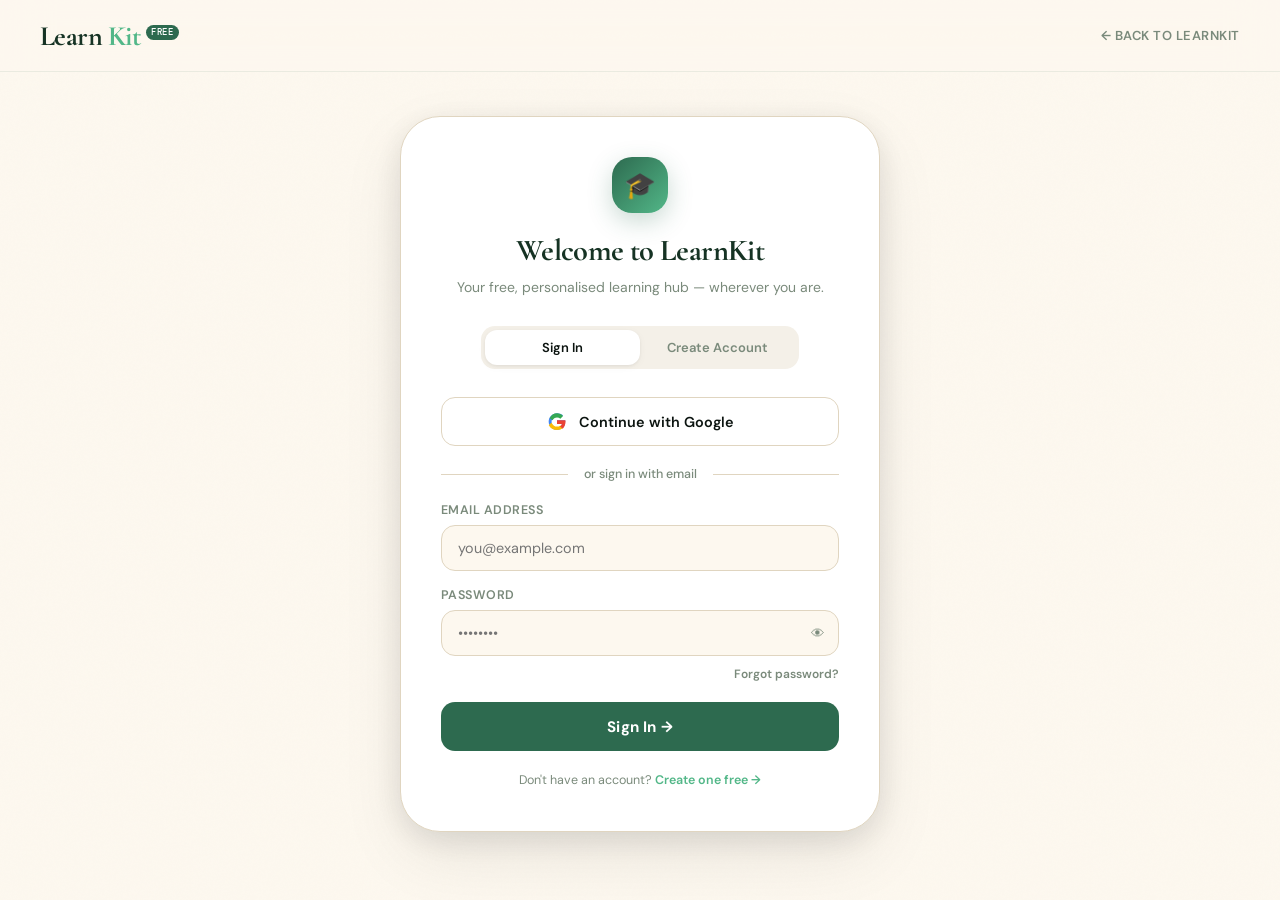
<file: learnkit-auth.html>
<!DOCTYPE html>
<html lang="en">
<head>
<meta charset="UTF-8"/>
<meta name="viewport" content="width=device-width, initial-scale=1.0"/>
<title>LearnKit — Account</title>
<meta name="theme-color" content="#163324"/>
<link rel="preconnect" href="https://fonts.googleapis.com"/>
<link rel="preconnect" href="https://fonts.gstatic.com" crossorigin/>
<link href="https://fonts.googleapis.com/css2?family=Cormorant+Garamond:ital,wght@0,400;0,600;0,700;1,400;1,600&family=DM+Sans:wght@300;400;500;600;700&family=DM+Mono:wght@400;500&display=swap" rel="stylesheet"/>
<style>
/* ═══ LEARNKIT DESIGN TOKENS ═══ */
:root {
  --ink: #0c1410;
  --forest: #163324;
  --sage: #2d6a4f;
  --leaf: #40916c;
  --mint: #52b788;
  --mist: #cce8d8;
  --pale: #f4f0e8;
  --cream: #fdf8ef;
  --gold: #c8900a;
  --amber: #e9c46a;
  --rust: #b5451a;
  --sand: #e0d5c0;
  --snow: #ffffff;

  --radius-sm: 0.5rem;
  --radius-base: 0.875rem;
  --radius-lg: 1.25rem;
  --radius-xl: 1.875rem;
  --radius-2xl: 2.5rem;
  --radius-pill: 999px;

  --shadow-card: 0 1px 3px rgba(12,20,16,.06), 0 2px 8px rgba(12,20,16,.04);
  --shadow-float: 0 4px 16px rgba(12,20,16,.08), 0 8px 32px rgba(12,20,16,.06);
  --shadow-modal: 0 8px 32px rgba(12,20,16,.1), 0 24px 64px rgba(12,20,16,.08);

  --ease-bounce: cubic-bezier(0.34,1.56,0.64,1);
  --ease-smooth: cubic-bezier(0.16,1,0.3,1);

  --font-display: 'Cormorant Garamond', Georgia, serif;
  --font-body: 'DM Sans', system-ui, sans-serif;
  --font-mono: 'DM Mono', monospace;

  /* Accent overrides per theme */
  --accent: var(--mint);
  --accent-deep: var(--sage);
  --page-bg: var(--cream);
  --card-bg: var(--snow);
  --border: var(--sand);
  --sub-text: #7a8a7b;
}

/* ═══ THEMES ═══ */
[data-theme="dark"] {
  --ink: #e8ede9; --forest: #c4ddd0; --sage: #74c89a; --leaf: #52b788;
  --mint: #80d4aa; --mist: #1e3e2a; --pale: #111a14; --cream: #0d1510;
  --gold: #e0b44e; --sand: #2a3d30; --snow: #1a2e22;
  --page-bg: #0d1510; --card-bg: #111a14; --border: #2a3d30; --sub-text: #8aaa90;
}
[data-theme="ocean"] {
  --accent: #38bdf8; --accent-deep: #0369a1;
  --page-bg: #f0f9ff; --card-bg: #ffffff; --border: #bae6fd; --sub-text: #64748b;
}
[data-theme="ocean"][data-mode="dark"] {
  --page-bg: #050f1a; --card-bg: #0a1f33; --border: #0c3050; --ink: #e0f2fe; --sub-text: #7dd3fc;
}
[data-theme="violet"] {
  --accent: #a78bfa; --accent-deep: #7c3aed;
  --page-bg: #faf5ff; --card-bg: #ffffff; --border: #e9d5ff; --sub-text: #7c3aed;
}
[data-theme="violet"][data-mode="dark"] {
  --page-bg: #0d0a1a; --card-bg: #1a1430; --border: #2a1f50; --ink: #ede9fe; --sub-text: #c4b5fd;
}
[data-theme="sunset"] {
  --accent: #fb923c; --accent-deep: #ea580c;
  --page-bg: #fff7ed; --card-bg: #ffffff; --border: #fed7aa; --sub-text: #9a3412;
}
[data-theme="sunset"][data-mode="dark"] {
  --page-bg: #1a0a05; --card-bg: #2d1208; --border: #3d1a08; --ink: #fff1e6; --sub-text: #fdba74;
}
[data-theme="rose"] {
  --accent: #fb7185; --accent-deep: #e11d48;
  --page-bg: #fff1f2; --card-bg: #ffffff; --border: #fecdd3; --sub-text: #9f1239;
}
[data-theme="rose"][data-mode="dark"] {
  --page-bg: #1a080e; --card-bg: #2d0d18; --border: #3d1020; --ink: #ffe4e6; --sub-text: #fda4af;
}
[data-theme="amber"] {
  --accent: #fbbf24; --accent-deep: #d97706;
  --page-bg: #fffbeb; --card-bg: #ffffff; --border: #fde68a; --sub-text: #92400e;
}
[data-theme="amber"][data-mode="dark"] {
  --page-bg: #0f0c02; --card-bg: #1f1804; --border: #2e2306; --ink: #fef3c7; --sub-text: #fde68a;
}

*, *::before, *::after { box-sizing: border-box; margin: 0; padding: 0; }
html { scroll-behavior: smooth; font-size: 16px; }
body {
  font-family: var(--font-body);
  background: var(--page-bg);
  color: var(--ink);
  min-height: 100vh;
  overflow-x: hidden;
  -webkit-font-smoothing: antialiased;
  transition: background 0.35s, color 0.35s;
}

/* Grain overlay */
body::before {
  content: '';
  position: fixed; inset: 0;
  background-image: url("data:image/svg+xml,%3Csvg viewBox='0 0 512 512' xmlns='http://www.w3.org/2000/svg'%3E%3Cfilter id='g'%3E%3CfeTurbulence type='fractalNoise' baseFrequency='0.75' numOctaves='4' stitchTiles='stitch'/%3E%3C/filter%3E%3Crect width='100%25' height='100%25' filter='url(%23g)' opacity='0.035'/%3E%3C/svg%3E");
  pointer-events: none; z-index: 0; opacity: .45;
}

img { display: block; max-width: 100%; }
a { color: inherit; text-decoration: none; }
button { font-family: inherit; cursor: pointer; border: none; background: none; }
input, select, textarea { font-family: inherit; }

:focus-visible { outline: 2px solid var(--accent); outline-offset: 3px; border-radius: var(--radius-sm); }
::-webkit-scrollbar { width: 5px; }
::-webkit-scrollbar-track { background: transparent; }
::-webkit-scrollbar-thumb { background: var(--mist); border-radius: 4px; }

/* ═══ NAV ═══ */
nav {
  position: fixed; top: 0; left: 0; right: 0; height: 72px; z-index: 500;
  display: flex; align-items: center; justify-content: space-between;
  padding: 0 2.5rem;
  background: rgba(253,248,239,0.88);
  backdrop-filter: blur(24px) saturate(180%);
  border-bottom: 1px solid rgba(45,106,79,0.09);
  transition: background 0.35s;
}
[data-mode="dark"] nav { background: rgba(13,21,16,0.92); }
.nav-logo {
  font-family: var(--font-display);
  font-size: 1.75rem; font-weight: 700;
  color: var(--forest);
  letter-spacing: -0.02em;
  display: flex; align-items: center; gap: .35rem;
}
.nav-logo-mark { color: var(--accent); transition: color 0.35s; }
.nav-logo-sup {
  font-size: .55rem; font-family: var(--font-mono); font-weight: 500;
  background: var(--accent-deep, var(--sage)); color: white;
  padding: .1rem .35rem; border-radius: var(--radius-sm);
  letter-spacing: .05em; text-transform: uppercase;
  align-self: flex-start; margin-top: .4rem;
  transition: background 0.35s;
}
.nav-right { display: flex; align-items: center; gap: 1rem; }
.nav-back-link {
  font-size: .8125rem; font-weight: 600; color: var(--sub-text);
  letter-spacing: .04em; text-transform: uppercase;
  display: flex; align-items: center; gap: .4rem;
  transition: color .2s;
}
.nav-back-link:hover { color: var(--accent); }

/* ═══ PAGE WRAPPER ═══ */
.page-wrap {
  min-height: 100vh;
  display: grid;
  place-items: center;
  padding: 7rem 1.5rem 4rem;
  position: relative; z-index: 1;
}

/* ═══ AUTH CARD ═══ */
.auth-card {
  width: 100%; max-width: 480px;
  background: var(--card-bg);
  border: 1.5px solid var(--border);
  border-radius: var(--radius-2xl);
  box-shadow: var(--shadow-modal);
  overflow: hidden;
  animation: slideUp 0.5s var(--ease-bounce) both;
  transition: background 0.35s, border-color 0.35s;
}
@keyframes slideUp {
  from { opacity: 0; transform: translateY(24px); }
  to   { opacity: 1; transform: translateY(0); }
}

.auth-header {
  padding: 2.5rem 2.5rem 0;
  text-align: center;
}
.auth-logo-wrap {
  width: 56px; height: 56px;
  background: linear-gradient(135deg, var(--accent-deep, var(--sage)), var(--accent));
  border-radius: var(--radius-lg);
  display: flex; align-items: center; justify-content: center;
  font-size: 1.6rem;
  margin: 0 auto 1.25rem;
  box-shadow: 0 8px 24px rgba(45,106,79,.25);
  transition: background 0.35s;
}
.auth-title {
  font-family: var(--font-display);
  font-size: 1.9rem; font-weight: 700;
  color: var(--forest);
  letter-spacing: -0.02em;
  line-height: 1.2;
  transition: color 0.35s;
}
.auth-sub {
  font-size: .875rem; color: var(--sub-text);
  margin-top: .5rem; line-height: 1.5;
}
.auth-tab-row {
  display: flex; gap: 0;
  margin: 1.75rem 2.5rem 0;
  border-radius: var(--radius-base);
  background: var(--pale, #f4f0e8);
  padding: 4px;
  transition: background 0.35s;
}
[data-mode="dark"] .auth-tab-row { background: var(--mist); }
.auth-tab {
  flex: 1; padding: .55rem 1rem;
  border-radius: calc(var(--radius-base) - 2px);
  font-size: .8125rem; font-weight: 600;
  color: var(--sub-text);
  transition: all .25s var(--ease-smooth);
  text-align: center;
}
.auth-tab.active {
  background: var(--card-bg);
  color: var(--ink);
  box-shadow: var(--shadow-card);
}

.auth-body { padding: 1.75rem 2.5rem 2.5rem; }

/* Google button */
.btn-google {
  width: 100%;
  display: flex; align-items: center; justify-content: center; gap: .75rem;
  padding: .85rem 1.5rem;
  border: 1.5px solid var(--border);
  border-radius: var(--radius-base);
  background: var(--card-bg);
  color: var(--ink);
  font-size: .9rem; font-weight: 600;
  transition: all .2s;
  position: relative; overflow: hidden;
}
.btn-google:hover {
  border-color: var(--accent);
  box-shadow: 0 0 0 3px rgba(82,183,136,.12);
  transform: translateY(-1px);
}
.btn-google svg { flex-shrink: 0; }

.divider {
  display: flex; align-items: center; gap: 1rem;
  margin: 1.25rem 0;
  color: var(--sub-text); font-size: .78rem; font-weight: 500;
}
.divider::before, .divider::after {
  content: ''; flex: 1; height: 1px; background: var(--border);
}

/* Form */
.field { margin-bottom: 1rem; }
.field label {
  display: block;
  font-size: .78rem; font-weight: 600;
  color: var(--sub-text); letter-spacing: .04em; text-transform: uppercase;
  margin-bottom: .45rem;
}
.field input {
  width: 100%; padding: .8rem 1rem;
  border: 1.5px solid var(--border);
  border-radius: var(--radius-base);
  background: var(--page-bg);
  color: var(--ink);
  font-size: .9rem;
  transition: border-color .2s, box-shadow .2s, background 0.35s;
}
.field input:focus {
  outline: none;
  border-color: var(--accent);
  box-shadow: 0 0 0 3px rgba(82,183,136,.12);
}
.field-row { display: grid; grid-template-columns: 1fr 1fr; gap: .75rem; }

.pw-wrap { position: relative; }
.pw-wrap input { padding-right: 3rem; }
.pw-toggle {
  position: absolute; right: .9rem; top: 50%; transform: translateY(-50%);
  font-size: .85rem; color: var(--sub-text);
  transition: color .2s;
}
.pw-toggle:hover { color: var(--accent); }

.btn-primary {
  width: 100%; padding: .9rem 1.5rem;
  background: var(--accent-deep, var(--sage));
  color: white;
  font-size: .95rem; font-weight: 700;
  border-radius: var(--radius-base);
  transition: all .2s;
  letter-spacing: .01em;
  margin-top: .5rem;
}
.btn-primary:hover {
  background: var(--forest);
  transform: translateY(-1px);
  box-shadow: 0 8px 24px rgba(22,51,36,.25);
}
.btn-primary:active { transform: translateY(0); }

.auth-footer-note {
  text-align: center; font-size: .78rem; color: var(--sub-text);
  margin-top: 1.25rem; line-height: 1.6;
}
.auth-footer-note a { color: var(--accent); font-weight: 600; }
.auth-footer-note a:hover { text-decoration: underline; }

/* Forgot password link */
.forgot-link {
  font-size: .75rem; color: var(--sub-text); font-weight: 600;
  display: block; text-align: right; margin-top: -.35rem; margin-bottom: .75rem;
  transition: color .2s;
}
.forgot-link:hover { color: var(--accent); }

/* ═══ PROFILE PAGE ═══ */
.profile-wrap {
  width: 100%; max-width: 860px;
  animation: slideUp 0.5s var(--ease-bounce) both;
}

.profile-hero {
  background: linear-gradient(135deg, var(--accent-deep, var(--sage)) 0%, var(--accent) 100%);
  border-radius: var(--radius-2xl);
  padding: 2.5rem;
  display: flex; align-items: center; gap: 2rem;
  margin-bottom: 1.5rem;
  position: relative; overflow: hidden;
  transition: background 0.35s;
}
.profile-hero::before {
  content: '';
  position: absolute; inset: 0;
  background-image: url("data:image/svg+xml,%3Csvg viewBox='0 0 200 200' xmlns='http://www.w3.org/2000/svg'%3E%3Cpath d='M44,-55.8C56.2,-45.6,63.7,-29.4,66.5,-12.5C69.3,4.4,67.4,22,59,35.1C50.6,48.2,35.8,56.8,19.8,61.3C3.8,65.8,-13.3,66.2,-27.9,59.8C-42.5,53.4,-54.7,40.3,-61.5,24.5C-68.3,8.7,-69.8,-9.8,-63.6,-25.4C-57.4,-41,-43.5,-53.8,-28.9,-63C-14.3,-72.2,1.1,-77.8,15.7,-73.2C30.3,-68.6,31.8,-66,44,-55.8Z' transform='translate(100 100)' fill='rgba(255,255,255,0.07)'/%3E%3C/svg%3E");
  background-size: 350px;
  background-position: right -50px top -50px;
  background-repeat: no-repeat;
  pointer-events: none;
}
.avatar-area { position: relative; flex-shrink: 0; }
.avatar-main {
  width: 88px; height: 88px;
  border-radius: 50%;
  background: rgba(255,255,255,0.25);
  display: flex; align-items: center; justify-content: center;
  font-size: 2.4rem;
  border: 3px solid rgba(255,255,255,0.5);
  overflow: hidden;
  backdrop-filter: blur(8px);
  cursor: pointer;
  transition: transform .2s, box-shadow .2s;
  position: relative;
}
.avatar-main:hover { transform: scale(1.05); box-shadow: 0 8px 24px rgba(0,0,0,.2); }
.avatar-edit-badge {
  position: absolute; bottom: 2px; right: 2px;
  width: 24px; height: 24px;
  background: white; border-radius: 50%;
  display: flex; align-items: center; justify-content: center;
  font-size: .65rem;
  box-shadow: 0 2px 8px rgba(0,0,0,.15);
}
.profile-hero-info { flex: 1; color: white; }
.profile-hero-name {
  font-family: var(--font-display);
  font-size: 2rem; font-weight: 700;
  letter-spacing: -0.02em; line-height: 1.2;
}
.profile-hero-handle {
  font-family: var(--font-mono);
  font-size: .78rem; opacity: .75;
  margin-top: .2rem;
}
.profile-hero-badges { display: flex; gap: .5rem; flex-wrap: wrap; margin-top: .85rem; }
.badge {
  padding: .25rem .7rem;
  background: rgba(255,255,255,0.2);
  border: 1px solid rgba(255,255,255,0.3);
  border-radius: var(--radius-pill);
  font-size: .7rem; font-weight: 700;
  color: white; backdrop-filter: blur(4px);
}
.profile-hero-actions { display: flex; flex-direction: column; gap: .5rem; }
.btn-hero-action {
  padding: .65rem 1.4rem;
  border: 2px solid rgba(255,255,255,0.6);
  border-radius: var(--radius-base);
  color: white; font-size: .82rem; font-weight: 700;
  transition: all .2s;
  white-space: nowrap;
  backdrop-filter: blur(4px);
}
.btn-hero-action:hover { background: rgba(255,255,255,0.2); transform: translateX(3px); }
.btn-hero-action.solid { background: rgba(255,255,255,0.25); }

/* Grid */
.profile-grid {
  display: grid;
  grid-template-columns: 1fr 1fr;
  gap: 1.25rem;
}
.panel {
  background: var(--card-bg);
  border: 1.5px solid var(--border);
  border-radius: var(--radius-xl);
  padding: 1.75rem;
  transition: background 0.35s, border-color 0.35s;
}
.panel.full { grid-column: 1 / -1; }
.panel-title {
  font-family: var(--font-display);
  font-size: 1.1rem; font-weight: 700;
  color: var(--forest);
  margin-bottom: 1.25rem;
  display: flex; align-items: center; gap: .5rem;
  transition: color 0.35s;
}
.panel-title span { font-size: 1rem; }

/* Inputs inside panel */
.edit-field { margin-bottom: .9rem; }
.edit-field label {
  display: block;
  font-size: .72rem; font-weight: 700;
  color: var(--sub-text); letter-spacing: .06em; text-transform: uppercase;
  margin-bottom: .35rem;
}
.edit-field input,
.edit-field select,
.edit-field textarea {
  width: 100%; padding: .7rem .9rem;
  border: 1.5px solid var(--border);
  border-radius: var(--radius-base);
  background: var(--page-bg);
  color: var(--ink);
  font-size: .875rem;
  transition: border-color .2s, box-shadow .2s, background 0.35s;
  resize: none;
}
.edit-field input:focus,
.edit-field select:focus,
.edit-field textarea:focus {
  outline: none;
  border-color: var(--accent);
  box-shadow: 0 0 0 3px rgba(82,183,136,.1);
}
.edit-row { display: grid; grid-template-columns: 1fr 1fr; gap: .75rem; }

/* Theme picker */
.theme-grid {
  display: grid; grid-template-columns: repeat(4, 1fr); gap: .6rem;
  margin-top: .5rem;
}
.theme-swatch {
  aspect-ratio: 1;
  border-radius: var(--radius-base);
  border: 2.5px solid transparent;
  cursor: pointer;
  position: relative;
  transition: transform .2s, border-color .2s;
  overflow: hidden;
}
.theme-swatch:hover { transform: scale(1.08); }
.theme-swatch.active { border-color: var(--accent); box-shadow: 0 0 0 3px rgba(82,183,136,.2); }
.theme-swatch.active::after {
  content: '✓';
  position: absolute; inset: 0;
  display: flex; align-items: center; justify-content: center;
  font-size: .9rem; font-weight: 900; color: white;
  background: rgba(0,0,0,.25);
  border-radius: calc(var(--radius-base) - 2px);
}
.swatch-label {
  font-size: .65rem; font-weight: 700;
  color: var(--sub-text); text-align: center;
  margin-top: .35rem;
  letter-spacing: .04em; text-transform: uppercase;
}

/* Dark mode toggle */
.toggle-row {
  display: flex; align-items: center; justify-content: space-between;
  padding: .75rem 0;
  border-bottom: 1px solid var(--border);
}
.toggle-row:last-child { border-bottom: none; }
.toggle-label { font-size: .875rem; font-weight: 600; color: var(--ink); }
.toggle-sub  { font-size: .72rem; color: var(--sub-text); margin-top: .15rem; }
.toggle-switch {
  width: 46px; height: 26px;
  border-radius: var(--radius-pill);
  background: var(--border);
  position: relative; cursor: pointer;
  transition: background .25s;
  flex-shrink: 0;
}
.toggle-switch.on { background: var(--accent); }
.toggle-switch::after {
  content: '';
  position: absolute; top: 3px; left: 3px;
  width: 20px; height: 20px;
  border-radius: 50%; background: white;
  box-shadow: 0 1px 4px rgba(0,0,0,.2);
  transition: transform .25s var(--ease-bounce);
}
.toggle-switch.on::after { transform: translateX(20px); }

/* Font picker */
.font-options { display: flex; flex-direction: column; gap: .5rem; margin-top: .5rem; }
.font-opt {
  display: flex; align-items: center; gap: .75rem;
  padding: .7rem .9rem;
  border: 1.5px solid var(--border);
  border-radius: var(--radius-base);
  cursor: pointer; transition: all .2s;
}
.font-opt:hover { border-color: var(--accent); }
.font-opt.active { border-color: var(--accent); background: var(--mist); }
.font-opt-check {
  width: 18px; height: 18px;
  border-radius: 50%;
  border: 2px solid var(--border);
  flex-shrink: 0;
  display: flex; align-items: center; justify-content: center;
  font-size: .6rem; transition: all .2s;
}
.font-opt.active .font-opt-check { background: var(--accent); border-color: var(--accent); color: white; }
.font-preview { font-size: .95rem; font-weight: 600; line-height: 1; }
.font-preview.serif { font-family: 'Cormorant Garamond', Georgia, serif; }
.font-preview.sans { font-family: 'DM Sans', system-ui, sans-serif; }
.font-preview.mono { font-family: 'DM Mono', monospace; }
.font-meta { font-size: .7rem; color: var(--sub-text); }

/* Subject chips */
.chip-grid { display: flex; flex-wrap: wrap; gap: .5rem; margin-top: .5rem; }
.subj-chip {
  padding: .4rem .9rem;
  border: 1.5px solid var(--border);
  border-radius: var(--radius-pill);
  font-size: .78rem; font-weight: 600;
  cursor: pointer; transition: all .2s;
  color: var(--ink);
}
.subj-chip:hover { border-color: var(--accent); color: var(--accent); }
.subj-chip.active { background: var(--accent); border-color: var(--accent); color: white; }

/* Accent color dots */
.accent-row { display: flex; gap: .6rem; flex-wrap: wrap; margin-top: .5rem; }
.accent-dot {
  width: 30px; height: 30px;
  border-radius: 50%; cursor: pointer;
  transition: transform .2s; border: 3px solid transparent;
  position: relative;
}
.accent-dot:hover { transform: scale(1.15); }
.accent-dot.active { border-color: var(--ink); }

/* Avatar grid */
.avatar-grid { display: grid; grid-template-columns: repeat(6, 1fr); gap: .5rem; margin-top: .5rem; }
.av-opt {
  aspect-ratio: 1; border-radius: var(--radius-base);
  display: flex; align-items: center; justify-content: center;
  font-size: 1.4rem; cursor: pointer;
  border: 2px solid var(--border);
  background: var(--pale, #f4f0e8);
  transition: all .2s;
}
.av-opt:hover { border-color: var(--accent); transform: scale(1.08); }
.av-opt.active { border-color: var(--accent); background: var(--mist); box-shadow: 0 0 0 3px rgba(82,183,136,.15); }

/* Stats row */
.stats-mini { display: grid; grid-template-columns: repeat(3, 1fr); gap: .75rem; }
.stat-mini-item {
  background: var(--pale, #f4f0e8);
  border-radius: var(--radius-base);
  padding: .9rem;
  text-align: center;
  transition: background 0.35s;
}
[data-mode="dark"] .stat-mini-item { background: var(--mist); }
.stat-mini-num {
  font-family: var(--font-display);
  font-size: 1.5rem; font-weight: 700;
  color: var(--accent);
}
.stat-mini-label { font-size: .68rem; color: var(--sub-text); margin-top: .2rem; font-weight: 600; text-transform: uppercase; letter-spacing: .04em; }

/* Save btn */
.btn-save {
  padding: .75rem 1.75rem;
  background: var(--accent-deep, var(--sage));
  color: white;
  border-radius: var(--radius-base);
  font-size: .875rem; font-weight: 700;
  transition: all .2s;
  display: flex; align-items: center; gap: .5rem;
}
.btn-save:hover { background: var(--forest); transform: translateY(-1px); box-shadow: 0 6px 20px rgba(22,51,36,.2); }
.btn-save.saved { background: var(--mint); }

.panel-footer {
  display: flex; align-items: center; justify-content: space-between;
  margin-top: 1.25rem; padding-top: 1.25rem;
  border-top: 1px solid var(--border);
}

/* Range input */
.range-wrap { display: flex; align-items: center; gap: .75rem; }
.range-wrap input[type=range] {
  flex: 1; appearance: none;
  height: 4px; border-radius: 2px;
  background: var(--border);
  outline: none; cursor: pointer;
}
.range-wrap input[type=range]::-webkit-slider-thumb {
  appearance: none;
  width: 16px; height: 16px;
  border-radius: 50%;
  background: var(--accent);
  box-shadow: 0 2px 6px rgba(0,0,0,.15);
  transition: transform .15s;
}
.range-wrap input[type=range]::-webkit-slider-thumb:hover { transform: scale(1.25); }
.range-val { font-family: var(--font-mono); font-size: .78rem; color: var(--accent); min-width: 2rem; text-align: center; }

/* Notification */
.notif {
  position: fixed; bottom: 2rem; right: 2rem;
  background: var(--forest);
  color: white;
  padding: .9rem 1.4rem;
  border-radius: var(--radius-lg);
  font-size: .875rem; font-weight: 600;
  display: flex; align-items: center; gap: .6rem;
  box-shadow: 0 8px 32px rgba(22,51,36,.3);
  z-index: 1000;
  transform: translateY(80px); opacity: 0;
  transition: all .35s var(--ease-bounce);
  pointer-events: none;
}
.notif.show { transform: translateY(0); opacity: 1; }

/* Responsive */
@media (max-width: 700px) {
  .profile-hero { flex-direction: column; text-align: center; gap: 1rem; }
  .profile-hero-actions { flex-direction: row; justify-content: center; }
  .profile-grid { grid-template-columns: 1fr; }
  .panel.full { grid-column: 1; }
  .theme-grid { grid-template-columns: repeat(4, 1fr); }
  .avatar-grid { grid-template-columns: repeat(4, 1fr); }
  nav { padding: 0 1.25rem; }
  .auth-body { padding: 1.5rem; }
  .auth-header { padding: 2rem 1.5rem 0; }
  .auth-tab-row { margin: 1.5rem 1.5rem 0; }
  .edit-row { grid-template-columns: 1fr; }
}
</style>
</head>
<body data-mode="light" data-theme="forest">

<!-- NOTIFICATION TOAST -->
<div class="notif" id="notif">✓ <span id="notif-msg">Changes saved!</span></div>

<!-- NAV -->
<nav>
  <a href="/" class="nav-logo">
    Learn<span class="nav-logo-mark" id="logo-mark">Kit</span>
    <span class="nav-logo-sup">Free</span>
  </a>
  <div class="nav-right">
    <a href="/" class="nav-back-link">← Back to LearnKit</a>
  </div>
</nav>

<!-- ═══ AUTH VIEW ═══ -->
<div class="page-wrap" id="auth-view">
  <div class="auth-card">
    <div class="auth-header">
      <div class="auth-logo-wrap" id="auth-logo-icon">🎓</div>
      <h1 class="auth-title">Welcome to LearnKit</h1>
      <p class="auth-sub">Your free, personalised learning hub — wherever you are.</p>
      <div class="auth-tab-row">
        <button class="auth-tab active" id="tab-login" onclick="switchTab('login')">Sign In</button>
        <button class="auth-tab" id="tab-signup" onclick="switchTab('signup')">Create Account</button>
      </div>
    </div>

    <!-- LOGIN BODY -->
    <div class="auth-body" id="body-login">
      <button class="btn-google" onclick="mockGoogleAuth()">
        <svg width="20" height="20" viewBox="0 0 48 48"><path fill="#4285F4" d="M44.5 20H24v8.5h11.8C34.7 33.9 30.1 37 24 37c-7.2 0-13-5.8-13-13s5.8-13 13-13c3.1 0 5.9 1.1 8.1 2.9l6.4-6.4C34.6 5.1 29.6 3 24 3 12.9 3 4 11.9 4 23s8.9 20 20 20c11 0 19.7-7.7 19.7-20 0-1.3-.2-2.7-.5-4z"/><path fill="#34A853" d="M6.3 14.7l7 5.1C15.1 16.1 19.2 13 24 13c3.1 0 5.9 1.1 8.1 2.9l6.4-6.4C34.6 5.1 29.6 3 24 3 16.3 3 9.7 7.9 6.3 14.7z"/><path fill="#FBBC05" d="M24 43c5.9 0 10.9-2 14.5-5.4l-6.7-5.5C29.9 34.1 27.1 35 24 35c-6 0-11.1-4-12.9-9.5l-7 5.4C7.8 39.1 15.3 43 24 43z"/><path fill="#EA4335" d="M44.5 20H24v8.5h11.8c-.9 2.5-2.6 4.5-4.8 5.9l6.7 5.5C42.1 36.2 44.5 30 44.5 23c0-1-.1-2-.3-3z"/></svg>
        Continue with Google
      </button>

      <div class="divider">or sign in with email</div>

      <div class="field">
        <label for="login-email">Email Address</label>
        <input type="email" id="login-email" placeholder="you@example.com" autocomplete="email"/>
      </div>
      <div class="field">
        <label for="login-pw">Password</label>
        <div class="pw-wrap">
          <input type="password" id="login-pw" placeholder="••••••••" autocomplete="current-password"/>
          <button class="pw-toggle" onclick="togglePw('login-pw', this)" aria-label="Show password">👁</button>
        </div>
      </div>
      <a href="#" class="forgot-link">Forgot password?</a>

      <button class="btn-primary" onclick="mockLogin()">Sign In →</button>

      <p class="auth-footer-note">
        Don't have an account? <a href="#" onclick="switchTab('signup'); return false;">Create one free →</a>
      </p>
    </div>

    <!-- SIGNUP BODY -->
    <div class="auth-body" id="body-signup" style="display:none">
      <button class="btn-google" onclick="mockGoogleAuth()">
        <svg width="20" height="20" viewBox="0 0 48 48"><path fill="#4285F4" d="M44.5 20H24v8.5h11.8C34.7 33.9 30.1 37 24 37c-7.2 0-13-5.8-13-13s5.8-13 13-13c3.1 0 5.9 1.1 8.1 2.9l6.4-6.4C34.6 5.1 29.6 3 24 3 12.9 3 4 11.9 4 23s8.9 20 20 20c11 0 19.7-7.7 19.7-20 0-1.3-.2-2.7-.5-4z"/><path fill="#34A853" d="M6.3 14.7l7 5.1C15.1 16.1 19.2 13 24 13c3.1 0 5.9 1.1 8.1 2.9l6.4-6.4C34.6 5.1 29.6 3 24 3 16.3 3 9.7 7.9 6.3 14.7z"/><path fill="#FBBC05" d="M24 43c5.9 0 10.9-2 14.5-5.4l-6.7-5.5C29.9 34.1 27.1 35 24 35c-6 0-11.1-4-12.9-9.5l-7 5.4C7.8 39.1 15.3 43 24 43z"/><path fill="#EA4335" d="M44.5 20H24v8.5h11.8c-.9 2.5-2.6 4.5-4.8 5.9l6.7 5.5C42.1 36.2 44.5 30 44.5 23c0-1-.1-2-.3-3z"/></svg>
        Sign up with Google
      </button>

      <div class="divider">or create with email</div>

      <div class="field-row">
        <div class="field">
          <label for="su-first">First Name</label>
          <input type="text" id="su-first" placeholder="Aisha" autocomplete="given-name"/>
        </div>
        <div class="field">
          <label for="su-last">Last Name</label>
          <input type="text" id="su-last" placeholder="Mwangi" autocomplete="family-name"/>
        </div>
      </div>
      <div class="field">
        <label for="su-email">Email Address</label>
        <input type="email" id="su-email" placeholder="you@example.com" autocomplete="email"/>
      </div>
      <div class="field">
        <label for="su-country">Country</label>
        <input type="text" id="su-country" placeholder="Kenya, Nigeria, Uganda…"/>
      </div>
      <div class="field">
        <label for="su-pw">Password</label>
        <div class="pw-wrap">
          <input type="password" id="su-pw" placeholder="Choose a strong password" autocomplete="new-password"/>
          <button class="pw-toggle" onclick="togglePw('su-pw', this)" aria-label="Show password">👁</button>
        </div>
      </div>

      <button class="btn-primary" onclick="mockSignup()">Create My Account →</button>

      <p class="auth-footer-note">
        By signing up, you agree to LearnKit's values of free education for all.<br/>
        Already have an account? <a href="#" onclick="switchTab('login'); return false;">Sign in →</a>
      </p>
    </div>
  </div>
</div>

<!-- ═══ PROFILE VIEW ═══ -->
<div class="page-wrap" id="profile-view" style="display:none">
<div class="profile-wrap">

  <!-- Hero banner -->
  <div class="profile-hero" id="profile-hero-banner">
    <div class="avatar-area">
      <div class="avatar-main" id="hero-avatar" onclick="focusPanel('avatar-panel')" title="Change avatar">
        <span id="avatar-display">🎓</span>
      </div>
      <div class="avatar-edit-badge">✏️</div>
    </div>
    <div class="profile-hero-info">
      <div class="profile-hero-name" id="hero-name">Aisha Mwangi</div>
      <div class="profile-hero-handle" id="hero-handle">@aisha · Nairobi, Kenya</div>
      <div class="profile-hero-badges">
        <span class="badge" id="badge-level">🌱 Explorer</span>
        <span class="badge" id="badge-school">IGCSE 2026</span>
        <span class="badge" id="badge-subject">📐 Maths Focus</span>
      </div>
    </div>
    <div class="profile-hero-actions">
      <button class="btn-hero-action solid" onclick="showNotif('Profile link copied!')">🔗 Share Profile</button>
      <button class="btn-hero-action" onclick="signOut()">Sign Out</button>
    </div>
  </div>

  <!-- Stats -->
  <div class="panel full" style="margin-bottom:1.25rem">
    <div class="stats-mini">
      <div class="stat-mini-item">
        <div class="stat-mini-num" id="stat-streak">7</div>
        <div class="stat-mini-label">Day Streak 🔥</div>
      </div>
      <div class="stat-mini-item">
        <div class="stat-mini-num" id="stat-resources">24</div>
        <div class="stat-mini-label">Resources Used</div>
      </div>
      <div class="stat-mini-item">
        <div class="stat-mini-num" id="stat-hours">12h</div>
        <div class="stat-mini-label">Study Time</div>
      </div>
    </div>
  </div>

  <div class="profile-grid">

    <!-- ─── Personal Info ─── -->
    <div class="panel">
      <div class="panel-title"><span>👤</span> Personal Info</div>

      <div class="edit-row">
        <div class="edit-field">
          <label for="p-first">First Name</label>
          <input type="text" id="p-first" value="Aisha" oninput="liveUpdateName()"/>
        </div>
        <div class="edit-field">
          <label for="p-last">Last Name</label>
          <input type="text" id="p-last" value="Mwangi" oninput="liveUpdateName()"/>
        </div>
      </div>
      <div class="edit-field">
        <label for="p-handle">Username</label>
        <input type="text" id="p-handle" value="aisha" oninput="liveUpdateHandle()"/>
      </div>
      <div class="edit-row">
        <div class="edit-field">
          <label for="p-country">Country</label>
          <input type="text" id="p-country" value="Kenya" oninput="liveUpdateHandle()"/>
        </div>
        <div class="edit-field">
          <label for="p-city">City</label>
          <input type="text" id="p-city" value="Nairobi" oninput="liveUpdateHandle()"/>
        </div>
      </div>
      <div class="edit-field">
        <label for="p-bio">Bio</label>
        <textarea id="p-bio" rows="2" placeholder="Tell us a little about yourself…">Aspiring engineer. O-Level 2026. Loves maths and physics.</textarea>
      </div>
      <div class="panel-footer">
        <small style="color:var(--sub-text);font-size:.72rem">Changes shown live above</small>
        <button class="btn-save" id="save-info" onclick="savePanel('save-info', 'Profile updated!')">Save</button>
      </div>
    </div>

    <!-- ─── Academic Profile ─── -->
    <div class="panel">
      <div class="panel-title"><span>🎓</span> Academic Profile</div>

      <div class="edit-field">
        <label for="p-level">Education Level</label>
        <select id="p-level" onchange="updateBadge()">
          <option>IGCSE / O-Level</option>
          <option>GCSE</option>
          <option>A-Level / AS-Level</option>
          <option>Form 3 / Form 4</option>
          <option>Senior Secondary</option>
          <option>University Prep</option>
          <option>Other</option>
        </select>
      </div>
      <div class="edit-field">
        <label for="p-year">Exam Year</label>
        <input type="text" id="p-year" value="2026" oninput="updateBadge()"/>
      </div>
      <div class="edit-field">
        <label for="p-school">School Name <span style="opacity:.5;font-weight:400;text-transform:none">(optional)</span></label>
        <input type="text" id="p-school" placeholder="e.g. Alliance High School"/>
      </div>
      <div class="edit-field">
        <label>Subjects You Study</label>
        <div class="chip-grid" id="subject-chips">
          <span class="subj-chip active" onclick="toggleChip(this)">📐 Maths</span>
          <span class="subj-chip active" onclick="toggleChip(this)">🧬 Biology</span>
          <span class="subj-chip" onclick="toggleChip(this)">⚛️ Physics</span>
          <span class="subj-chip" onclick="toggleChip(this)">🧪 Chemistry</span>
          <span class="subj-chip" onclick="toggleChip(this)">📖 English</span>
          <span class="subj-chip" onclick="toggleChip(this)">🌍 Geography</span>
          <span class="subj-chip" onclick="toggleChip(this)">🏛️ History</span>
          <span class="subj-chip" onclick="toggleChip(this)">💻 Comp Sci</span>
        </div>
      </div>
      <div class="edit-field">
        <label for="p-career">Career Interest</label>
        <select id="p-career" onchange="updateBadge()">
          <option>⚕️ Medicine</option>
          <option>💻 Software Engineering</option>
          <option>⚖️ Law</option>
          <option>🏗️ Civil Engineering</option>
          <option>📊 Data Science</option>
          <option>🏛️ Architecture</option>
          <option>📈 Accounting</option>
          <option>👩‍🏫 Teaching</option>
          <option>🎨 Graphic Design</option>
          <option>Not sure yet</option>
        </select>
      </div>
      <div class="panel-footer">
        <span></span>
        <button class="btn-save" id="save-acad" onclick="savePanel('save-acad', 'Academic profile saved!')">Save</button>
      </div>
    </div>

    <!-- ─── Theme ─── -->
    <div class="panel">
      <div class="panel-title"><span>🎨</span> Theme &amp; Colour</div>

      <div class="edit-field">
        <label>Colour Theme</label>
        <div class="theme-grid" id="theme-grid">
          <!-- rendered by JS -->
        </div>
      </div>

      <div class="edit-field" style="margin-top:1rem">
        <label>Accent Colour</label>
        <div class="accent-row" id="accent-row">
          <!-- rendered by JS -->
        </div>
      </div>

      <div class="edit-field" style="margin-top:1rem">
        <label>Mode</label>
        <div class="toggle-row">
          <div>
            <div class="toggle-label">Dark Mode</div>
            <div class="toggle-sub">Easy on the eyes at night</div>
          </div>
          <div class="toggle-switch" id="dark-toggle" onclick="toggleDark()"></div>
        </div>
        <div class="toggle-row">
          <div>
            <div class="toggle-label">High Contrast</div>
            <div class="toggle-sub">Stronger text contrast</div>
          </div>
          <div class="toggle-switch" id="contrast-toggle" onclick="toggleOption('contrast-toggle', 'High contrast on')"></div>
        </div>
      </div>
    </div>

    <!-- ─── Typography ─── -->
    <div class="panel">
      <div class="panel-title"><span>🔤</span> Typography</div>

      <div class="edit-field">
        <label>Display Font</label>
        <div class="font-options" id="font-opts">
          <div class="font-opt active" onclick="selectFont(this, 'serif')">
            <div class="font-opt-check">✓</div>
            <div>
              <div class="font-preview serif">Cormorant Garamond</div>
              <div class="font-meta">Elegant serif — LearnKit default</div>
            </div>
          </div>
          <div class="font-opt" onclick="selectFont(this, 'sans')">
            <div class="font-opt-check"></div>
            <div>
              <div class="font-preview sans">DM Sans</div>
              <div class="font-meta">Clean, modern sans-serif</div>
            </div>
          </div>
          <div class="font-opt" onclick="selectFont(this, 'mono')">
            <div class="font-opt-check"></div>
            <div>
              <div class="font-preview mono">DM Mono</div>
              <div class="font-meta">Technical monospace look</div>
            </div>
          </div>
        </div>
      </div>

      <div class="edit-field" style="margin-top:1rem">
        <label>Font Size</label>
        <div class="range-wrap">
          <span style="font-size:.75rem;color:var(--sub-text)">A</span>
          <input type="range" min="14" max="20" value="16" id="font-size-range" oninput="updateFontSize(this)"/>
          <span style="font-size:1.1rem;color:var(--sub-text)">A</span>
          <span class="range-val" id="fs-val">16</span>
        </div>
      </div>

      <div class="edit-field" style="margin-top:.75rem">
        <label>Line Spacing</label>
        <div class="range-wrap">
          <span style="font-size:.75rem;color:var(--sub-text)">≡</span>
          <input type="range" min="1" max="2" step="0.1" value="1.6" id="line-height-range" oninput="updateLineHeight(this)"/>
          <span style="font-size:.85rem;color:var(--sub-text)">≡≡</span>
          <span class="range-val" id="lh-val">1.6</span>
        </div>
      </div>
    </div>

    <!-- ─── Avatar ─── -->
    <div class="panel" id="avatar-panel">
      <div class="panel-title"><span>🖼️</span> Avatar &amp; Identity</div>

      <div class="edit-field">
        <label>Choose Your Avatar</label>
        <div class="avatar-grid" id="avatar-grid">
          <!-- rendered by JS -->
        </div>
      </div>

      <div class="edit-field" style="margin-top:1rem">
        <label for="p-pronoun">Pronouns <span style="opacity:.5;font-weight:400;text-transform:none">(optional)</span></label>
        <select id="p-pronoun">
          <option value="">Prefer not to say</option>
          <option>she/her</option>
          <option>he/him</option>
          <option>they/them</option>
          <option>she/they</option>
          <option>he/they</option>
        </select>
      </div>

      <div class="edit-field">
        <label for="p-lang">Preferred Language</label>
        <select id="p-lang">
          <option>English</option>
          <option>Swahili</option>
          <option>French</option>
          <option>Hausa</option>
          <option>Amharic</option>
          <option>Zulu</option>
          <option>Yoruba</option>
          <option>Igbo</option>
          <option>Portuguese</option>
          <option>Arabic</option>
        </select>
      </div>

      <div class="panel-footer">
        <span></span>
        <button class="btn-save" id="save-av" onclick="savePanel('save-av', 'Identity saved!')">Save</button>
      </div>
    </div>

    <!-- ─── Notifications & Privacy ─── -->
    <div class="panel">
      <div class="panel-title"><span>🔔</span> Notifications &amp; Privacy</div>

      <div class="toggle-row">
        <div>
          <div class="toggle-label">Weekly Digest</div>
          <div class="toggle-sub">Study tips &amp; new resources every week</div>
        </div>
        <div class="toggle-switch on" id="tog-digest" onclick="toggleOption('tog-digest', 'Weekly digest toggled')"></div>
      </div>
      <div class="toggle-row">
        <div>
          <div class="toggle-label">Study Reminders</div>
          <div class="toggle-sub">Daily nudge to keep your streak alive</div>
        </div>
        <div class="toggle-switch on" id="tog-remind" onclick="toggleOption('tog-remind', 'Study reminders toggled')"></div>
      </div>
      <div class="toggle-row">
        <div>
          <div class="toggle-label">Scholarship Alerts</div>
          <div class="toggle-sub">New scholarships matching your profile</div>
        </div>
        <div class="toggle-switch" id="tog-scholar" onclick="toggleOption('tog-scholar', 'Scholarship alerts toggled')"></div>
      </div>
      <div class="toggle-row">
        <div>
          <div class="toggle-label">Public Profile</div>
          <div class="toggle-sub">Let other students find and follow you</div>
        </div>
        <div class="toggle-switch" id="tog-public" onclick="toggleOption('tog-public', 'Profile visibility updated')"></div>
      </div>
      <div class="toggle-row">
        <div>
          <div class="toggle-label">Show Study Stats</div>
          <div class="toggle-sub">Display your streak &amp; hours publicly</div>
        </div>
        <div class="toggle-switch on" id="tog-stats" onclick="toggleOption('tog-stats', 'Stats visibility updated')"></div>
      </div>
    </div>

    <!-- ─── Study Preferences ─── -->
    <div class="panel full">
      <div class="panel-title"><span>📅</span> Study Preferences</div>
      <div style="display:grid;grid-template-columns:1fr 1fr 1fr;gap:1rem">
        <div class="edit-field">
          <label for="pref-session">Preferred Session Length</label>
          <select id="pref-session">
            <option>15 minutes</option>
            <option selected>25 minutes (Pomodoro)</option>
            <option>45 minutes</option>
            <option>60 minutes</option>
            <option>90 minutes</option>
          </select>
        </div>
        <div class="edit-field">
          <label for="pref-time">Best Study Time</label>
          <select id="pref-time">
            <option>Early Morning (5–8am)</option>
            <option>Morning (8–12pm)</option>
            <option selected>Afternoon (12–5pm)</option>
            <option>Evening (5–9pm)</option>
            <option>Night (9pm+)</option>
          </select>
        </div>
        <div class="edit-field">
          <label for="pref-goal">Weekly Study Goal</label>
          <select id="pref-goal">
            <option>3 hours / week</option>
            <option selected>7 hours / week</option>
            <option>14 hours / week</option>
            <option>21 hours / week</option>
            <option>28+ hours / week</option>
          </select>
        </div>
      </div>
      <div class="panel-footer">
        <small style="color:var(--sub-text);font-size:.72rem">These preferences customise your LearnKit experience</small>
        <button class="btn-save" id="save-prefs" onclick="savePanel('save-prefs', 'Study preferences saved!')">Save Preferences</button>
      </div>
    </div>

    <!-- ─── Danger Zone ─── -->
    <div class="panel full" style="border-color:rgba(181,69,26,.25)">
      <div class="panel-title" style="color:var(--rust)"><span>⚠️</span> Account</div>
      <div style="display:flex;align-items:center;justify-content:space-between;flex-wrap:wrap;gap:1rem">
        <div>
          <div style="font-size:.875rem;font-weight:600;color:var(--ink)">Download My Data</div>
          <div style="font-size:.75rem;color:var(--sub-text);margin-top:.2rem">Export all your profile, settings, and progress</div>
        </div>
        <button class="btn-save" style="background:var(--sand);color:var(--ink)" onclick="showNotif('Data export started — check your email')">Export Data</button>
      </div>
      <div style="height:1px;background:rgba(181,69,26,.15);margin:1rem 0"></div>
      <div style="display:flex;align-items:center;justify-content:space-between;flex-wrap:wrap;gap:1rem">
        <div>
          <div style="font-size:.875rem;font-weight:600;color:var(--rust)">Delete Account</div>
          <div style="font-size:.75rem;color:var(--sub-text);margin-top:.2rem">Permanently remove your account and all data. This cannot be undone.</div>
        </div>
        <button class="btn-save" style="background:var(--rust)" onclick="showNotif('Are you sure? Contact support to confirm deletion.')">Delete Account</button>
      </div>
    </div>

  </div><!-- /profile-grid -->
</div><!-- /profile-wrap -->
</div><!-- /profile-view -->

<script>
/* ═══ THEMES DATA ═══ */
const THEMES = [
  { id:'forest',  label:'Forest', colors:['#163324','#40916c','#52b788','#cce8d8'] },
  { id:'ocean',   label:'Ocean',  colors:['#0369a1','#0ea5e9','#38bdf8','#bae6fd'] },
  { id:'violet',  label:'Violet', colors:['#7c3aed','#a78bfa','#c4b5fd','#ede9fe'] },
  { id:'sunset',  label:'Sunset', colors:['#ea580c','#fb923c','#fdba74','#fff7ed'] },
  { id:'rose',    label:'Rose',   colors:['#e11d48','#fb7185','#fda4af','#fff1f2'] },
  { id:'amber',   label:'Amber',  colors:['#d97706','#fbbf24','#fde68a','#fffbeb'] },
  { id:'slate',   label:'Slate',  colors:['#334155','#64748b','#94a3b8','#f1f5f9'] },
  { id:'teal',    label:'Teal',   colors:['#0f766e','#14b8a6','#5eead4','#ccfbf1'] },
];

const ACCENTS = [
  { label:'Mint',   value:'#52b788', deep:'#2d6a4f' },
  { label:'Sky',    value:'#38bdf8', deep:'#0369a1' },
  { label:'Violet', value:'#a78bfa', deep:'#7c3aed' },
  { label:'Coral',  value:'#fb923c', deep:'#ea580c' },
  { label:'Rose',   value:'#fb7185', deep:'#e11d48' },
  { label:'Gold',   value:'#fbbf24', deep:'#d97706' },
  { label:'Teal',   value:'#2dd4bf', deep:'#0f766e' },
  { label:'Slate',  value:'#94a3b8', deep:'#475569' },
];

const AVATARS = ['🎓','🌍','📚','⭐','🔭','🧬','💻','⚡','🌱','📐','🏆','🎯','🦁','🦋','🌺','🔬','🎨','✈️','🏔️','🌊','🦅','🧠'];

let currentTheme = 'forest';
let currentAccent = { value:'#52b788', deep:'#2d6a4f' };
let currentAvatar = '🎓';
let darkMode = false;

/* ═══ INIT ═══ */
function init() {
  buildThemeGrid();
  buildAccentRow();
  buildAvatarGrid();
  loadFromStorage();
}

function buildThemeGrid() {
  const grid = document.getElementById('theme-grid');
  grid.innerHTML = THEMES.map(t => `
    <div>
      <div class="theme-swatch ${t.id===currentTheme?'active':''}"
           style="background:linear-gradient(135deg,${t.colors[0]} 0%,${t.colors[1]} 50%,${t.colors[2]} 100%)"
           onclick="setTheme('${t.id}', this)" title="${t.label}"></div>
      <div class="swatch-label">${t.label}</div>
    </div>`).join('');
}

function buildAccentRow() {
  const row = document.getElementById('accent-row');
  row.innerHTML = ACCENTS.map(a => `
    <div class="accent-dot ${a.value===currentAccent.value?'active':''}"
         style="background:${a.value}"
         onclick="setAccent('${a.value}','${a.deep}',this)"
         title="${a.label}"></div>`).join('');
}

function buildAvatarGrid() {
  const grid = document.getElementById('avatar-grid');
  grid.innerHTML = AVATARS.map(av => `
    <div class="av-opt ${av===currentAvatar?'active':''}" onclick="setAvatar('${av}', this)">${av}</div>`).join('');
}

/* ═══ THEME / ACCENT ═══ */
function setTheme(id, el) {
  currentTheme = id;
  document.body.setAttribute('data-theme', id);
  document.querySelectorAll('.theme-swatch').forEach(s=>s.classList.remove('active'));
  el.classList.add('active');
  saveToStorage();
  showNotif('Theme updated to ' + id.charAt(0).toUpperCase()+id.slice(1));
}

function setAccent(val, deep, el) {
  currentAccent = {value:val, deep};
  document.documentElement.style.setProperty('--accent', val);
  document.documentElement.style.setProperty('--accent-deep', deep);
  // Update logo mark color
  document.getElementById('logo-mark').style.color = val;
  document.querySelectorAll('.accent-dot').forEach(d=>d.classList.remove('active'));
  el.classList.add('active');
  saveToStorage();
}

function toggleDark() {
  darkMode = !darkMode;
  const toggle = document.getElementById('dark-toggle');
  toggle.classList.toggle('on', darkMode);
  document.body.setAttribute('data-mode', darkMode ? 'dark' : 'light');
  saveToStorage();
  showNotif(darkMode ? 'Dark mode on 🌙' : 'Light mode on ☀️');
}

function toggleOption(id, msg) {
  const el = document.getElementById(id);
  el.classList.toggle('on');
  showNotif(msg);
}

/* ═══ FONT / SIZE ═══ */
function selectFont(el, family) {
  document.querySelectorAll('.font-opt').forEach(f => {
    f.classList.remove('active');
    f.querySelector('.font-opt-check').textContent = '';
  });
  el.classList.add('active');
  el.querySelector('.font-opt-check').textContent = '✓';
  const map = { serif: "'Cormorant Garamond',Georgia,serif", sans: "'DM Sans',system-ui,sans-serif", mono: "'DM Mono',monospace" };
  document.documentElement.style.setProperty('--font-display', map[family]);
  showNotif('Font updated!');
}

function updateFontSize(input) {
  document.getElementById('fs-val').textContent = input.value;
  document.documentElement.style.fontSize = input.value + 'px';
}

function updateLineHeight(input) {
  document.getElementById('lh-val').textContent = parseFloat(input.value).toFixed(1);
  document.body.style.lineHeight = input.value;
}

/* ═══ AVATAR ═══ */
function setAvatar(av, el) {
  currentAvatar = av;
  document.getElementById('avatar-display').textContent = av;
  document.querySelectorAll('.av-opt').forEach(a=>a.classList.remove('active'));
  el.classList.add('active');
  showNotif('Avatar updated!');
}

/* ═══ LIVE NAME / HANDLE ═══ */
function liveUpdateName() {
  const f = document.getElementById('p-first').value;
  const l = document.getElementById('p-last').value;
  document.getElementById('hero-name').textContent = (f + ' ' + l).trim() || 'Your Name';
}
function liveUpdateHandle() {
  const h = document.getElementById('p-handle').value;
  const city = document.getElementById('p-city').value;
  const country = document.getElementById('p-country').value;
  const loc = [city, country].filter(Boolean).join(', ');
  document.getElementById('hero-handle').textContent = (h ? '@'+h : '') + (loc ? ' · '+loc : '');
}

/* ═══ BADGE UPDATE ═══ */
function updateBadge() {
  const level = document.getElementById('p-level').value;
  const year = document.getElementById('p-year').value;
  document.getElementById('badge-school').textContent = level + (year?' '+year:'');

  const career = document.getElementById('p-career').value;
  document.getElementById('badge-subject').textContent = career;
}

/* ═══ SUBJECT CHIPS ═══ */
function toggleChip(el) {
  el.classList.toggle('active');
  const active = [...document.querySelectorAll('.subj-chip.active')];
  if (active.length > 0) {
    document.getElementById('badge-subject').textContent = active[0].textContent + (active.length>1?' +' + (active.length-1):'');
  }
}

/* ═══ AUTH FLOWS ═══ */
function switchTab(tab) {
  document.getElementById('body-login').style.display  = tab==='login'  ? 'block' : 'none';
  document.getElementById('body-signup').style.display = tab==='signup' ? 'block' : 'none';
  document.getElementById('tab-login').classList.toggle('active',  tab==='login');
  document.getElementById('tab-signup').classList.toggle('active', tab==='signup');
}

function mockLogin() {
  const email = document.getElementById('login-email').value;
  if (!email) { showNotif('Please enter your email first'); return; }
  showNotif('Signing you in…');
  setTimeout(() => goToProfile('Student'), 800);
}

function mockSignup() {
  const first = document.getElementById('su-first').value;
  const last  = document.getElementById('su-last').value;
  const country = document.getElementById('su-country').value;
  if (!first) { showNotif('Please enter your first name'); return; }
  showNotif('Creating your account…');
  setTimeout(() => {
    document.getElementById('p-first').value = first;
    document.getElementById('p-last').value = last;
    document.getElementById('p-country').value = country;
    liveUpdateName();
    liveUpdateHandle();
    goToProfile(first);
  }, 800);
}

function mockGoogleAuth() {
  showNotif('Connecting Google account…');
  setTimeout(() => goToProfile('You'), 900);
}

function goToProfile(name) {
  document.getElementById('auth-view').style.display = 'none';
  document.getElementById('profile-view').style.display = '';
  showNotif('Welcome back, ' + name + '! 🎉');
  saveToStorage();
}

function signOut() {
  document.getElementById('profile-view').style.display = 'none';
  document.getElementById('auth-view').style.display = '';
  showNotif('Signed out. See you soon! 👋');
}

/* ═══ SAVE ═══ */
function savePanel(btnId, msg) {
  const btn = document.getElementById(btnId);
  btn.classList.add('saved');
  btn.textContent = '✓ Saved';
  setTimeout(() => { btn.classList.remove('saved'); btn.textContent = 'Save'; }, 2200);
  saveToStorage();
  showNotif(msg);
}

/* ═══ LOCALSTORAGE ═══ */
function saveToStorage() {
  try {
    localStorage.setItem('lk-profile', JSON.stringify({
      theme: currentTheme, accent: currentAccent, avatar: currentAvatar, dark: darkMode,
      name: document.getElementById('hero-name').textContent,
      handle: document.getElementById('hero-handle').textContent,
    }));
  } catch(e){}
}

function loadFromStorage() {
  try {
    const data = JSON.parse(localStorage.getItem('lk-profile')||'{}');
    if (data.theme) { currentTheme = data.theme; document.body.setAttribute('data-theme', data.theme); }
    if (data.accent) {
      currentAccent = data.accent;
      document.documentElement.style.setProperty('--accent', data.accent.value);
      document.documentElement.style.setProperty('--accent-deep', data.accent.deep);
      document.getElementById('logo-mark').style.color = data.accent.value;
    }
    if (data.avatar) { currentAvatar = data.avatar; document.getElementById('avatar-display').textContent = data.avatar; }
    if (data.dark) { darkMode = data.dark; document.body.setAttribute('data-mode', data.dark?'dark':'light'); document.getElementById('dark-toggle').classList.toggle('on', data.dark); }
    buildThemeGrid(); buildAccentRow(); buildAvatarGrid();
  } catch(e){}
}

/* ═══ NOTIFICATION TOAST ═══ */
let notifTimer;
function showNotif(msg) {
  const el = document.getElementById('notif');
  document.getElementById('notif-msg').textContent = msg;
  el.classList.add('show');
  clearTimeout(notifTimer);
  notifTimer = setTimeout(() => el.classList.remove('show'), 2800);
}

/* ═══ FOCUS PANEL ═══ */
function focusPanel(id) {
  const el = document.getElementById(id);
  if (!el) return;
  el.scrollIntoView({ behavior:'smooth', block:'center' });
  el.style.outline = '2px solid var(--accent)';
  setTimeout(() => el.style.outline = '', 1800);
}

function togglePw(id, btn) {
  const input = document.getElementById(id);
  input.type = input.type === 'password' ? 'text' : 'password';
  btn.textContent = input.type === 'password' ? '👁' : '🙈';
}

/* ═══ START ═══ */
init();
</script>
</body>
</html>
</file>
